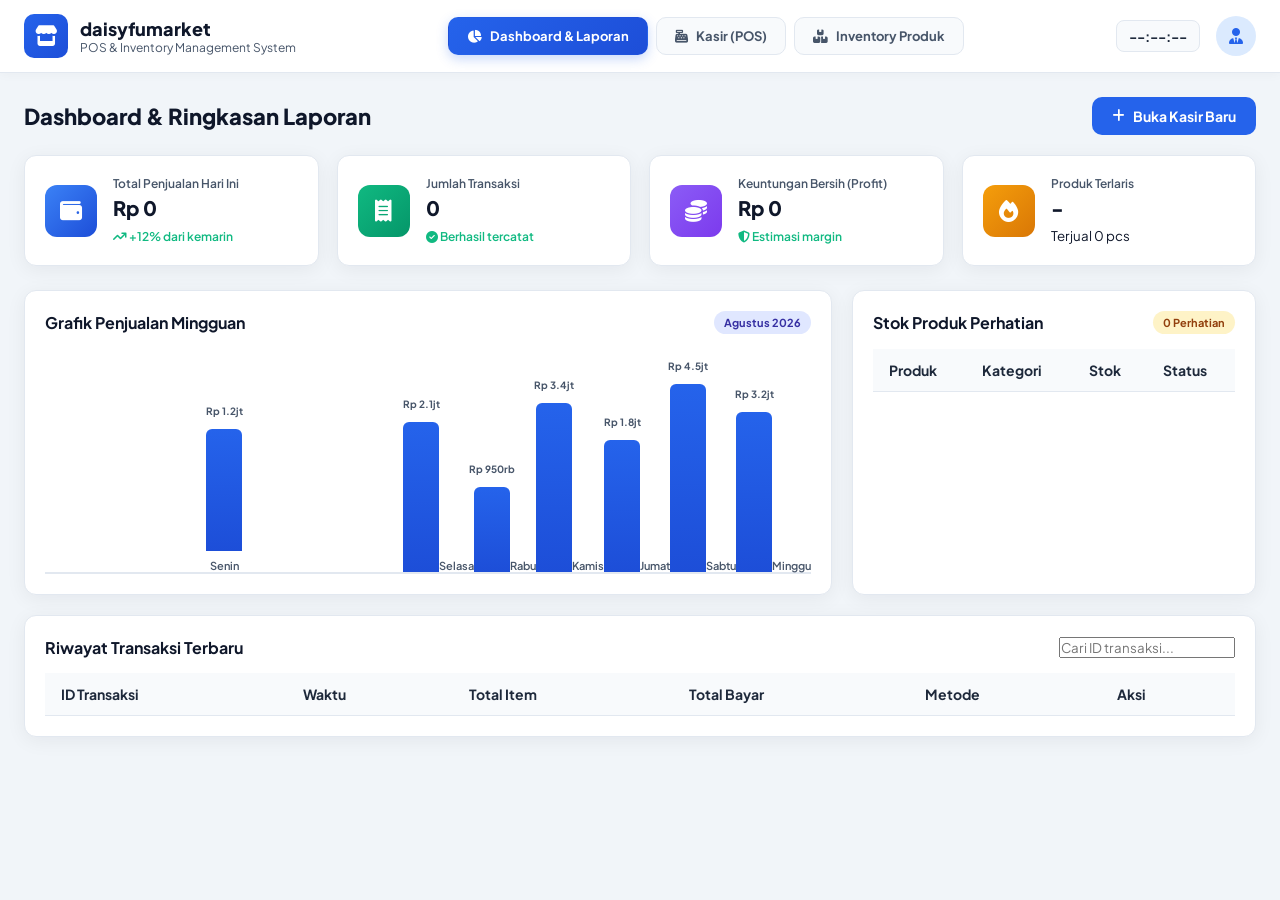
<file: index.html>
<!DOCTYPE html>
<html lang="id-ID">
<head>
    <meta charset="UTF-8">
    <meta name="viewport" content="width=device-width, initial-scale=1">
    <title>daisyfumarket - POS & Inventory System</title>
    <link href="https://fonts.googleapis.com/css2?family=Plus+Jakarta+Sans:wght@400;500;600;700;800&display=swap" rel="stylesheet">
    <link rel="stylesheet" href="https://cdnjs.cloudflare.com/ajax/libs/font-awesome/6.5.1/css/all.min.css">
    <link rel="stylesheet" href="css/style.css">
</head>
<body>
<div class="app-wrapper">
    <!-- Top Navigation Header -->
    <header class="app-header">
        <div class="header-brand">
            <div class="brand-logo"><i class="fa-solid fa-store"></i></div>
            <div>
            <h1>daisyfumarket</h1>
            <p>POS & Inventory Management System</p>
            </div>
        </div>
        <nav class="app-nav">
            <button class="nav-btn active" data-target="dashboard"><i class="fa-solid fa-chart-pie"></i> Dashboard & Laporan</button>
            <button class="nav-btn" data-target="pos"><i class="fa-solid fa-cash-register"></i> Kasir (POS)</button>
            <button class="nav-btn" data-target="inventory"><i class="fa-solid fa-boxes-stacked"></i> Inventory Produk</button>
        </nav>
        <div class="header-user">
            <span class="live-clock" id="currentTime">--:--:--</span>
            <div class="user-avatar"><i class="fa-solid fa-user-tie"></i></div>
        </div>
    </header>

    <!-- Main Content Area -->
    <main class="app-content">

        <!-- TAB 1: DASHBOARD & LAPORAN -->
        <section id="tab-dashboard" class="tab-pane active">
            <div class="section-header-flex">
                <h2>Dashboard & Ringkasan Laporan</h2>
                <button class="btn btn-primary" onclick="switchTab('pos')"><i class="fa-solid fa-plus"></i> Buka Kasir Baru</button>
            </div>

            <!-- Stat Cards -->
            <div class="stat-grid">
                <div class="stat-card">
                    <div class="stat-icon bg-blue"><i class="fa-solid fa-wallet"></i></div>
                    <div class="stat-info">
                        <span>Total Penjualan Hari Ini</span>
                        <h3 id="statTodaySales">Rp 0</h3>
                        <small class="text-success"><i class="fa-solid fa-arrow-trend-up"></i> +12% dari kemarin</small>
                    </div>
                </div>
                <div class="stat-card">
                    <div class="stat-icon bg-green"><i class="fa-solid fa-receipt"></i></div>
                    <div class="stat-info">
                        <span>Jumlah Transaksi</span>
                        <h3 id="statTotalTx">0</h3>
                        <small class="text-success"><i class="fa-solid fa-circle-check"></i> Berhasil tercatat</small>
                    </div>
                </div>
                <div class="stat-card">
                    <div class="stat-icon bg-purple"><i class="fa-solid fa-coins"></i></div>
                    <div class="stat-info">
                        <span>Keuntungan Bersih (Profit)</span>
                        <h3 id="statNetProfit">Rp 0</h3>
                        <small class="text-success"><i class="fa-solid fa-shield-halved"></i> Estimasi margin</small>
                    </div>
                </div>
                <div class="stat-card">
                    <div class="stat-icon bg-orange"><i class="fa-solid fa-fire"></i></div>
                    <div class="stat-info">
                        <span>Produk Terlaris</span>
                        <h3 id="statTopProduct">-</h3>
                        <small id="statTopProductQty">Terjual 0 pcs</small>
                    </div>
                </div>
            </div>

            <!-- Charts & Sales Trend Mockup -->
            <div class="dashboard-grid">
                <div class="card p-20">
                    <div class="card-title-flex">
                        <h3>Grafik Penjualan Mingguan</h3>
                        <span class="badge badge-soft">Agustus 2026</span>
                    </div>
                    <div class="chart-container">
                        <div class="chart-bar-wrap">
                            <div class="chart-bar" style="height: 65%"><span class="bar-val">Rp 1.2jt</span></div>
                            <span class="bar-label">Senin</span>
                        </div>
                        <div class="chart-bar" style="height: 80%"><span class="bar-val">Rp 2.1jt</span></div>
                        <span class="bar-label">Selasa</span>
                        <div class="chart-bar" style="height: 45%"><span class="bar-val">Rp 950rb</span></div>
                        <span class="bar-label">Rabu</span>
                        <div class="chart-bar" style="height: 90%"><span class="bar-val">Rp 3.4jt</span></div>
                        <span class="bar-label">Kamis</span>
                        <div class="chart-bar" style="height: 70%"><span class="bar-val">Rp 1.8jt</span></div>
                        <span class="bar-label">Jumat</span>
                        <div class="chart-bar" style="height: 100%"><span class="bar-val">Rp 4.5jt</span></div>
                        <span class="bar-label">Sabtu</span>
                        <div class="chart-bar" style="height: 85%"><span class="bar-val">Rp 3.2jt</span></div>
                        <span class="bar-label">Minggu</span>
                    </div>
                </div>

                <div class="card p-20">
                    <div class="card-title-flex">
                        <h3>Stok Produk Perhatian</h3>
                        <span class="badge badge-warning" id="lowStockCountBadge">0 Perhatian</span>
                    </div>
                    <div class="table-responsive mt-15">
                        <table class="data-table" id="lowStockTable">
                            <thead>
                                <tr>
                                    <th>Produk</th>
                                    <th>Kategori</th>
                                    <th>Stok</th>
                                    <th>Status</th>
                                </tr>
                            </thead>
                            <tbody id="lowStockBody">
                                <!-- Populated dynamically -->
                            </tbody>
                        </table>
                    </div>
                </div>
            </div>

            <!-- Riwayat Transaksi -->
            <div class="card p-20 mt-20">
                <div class="card-title-flex">
                    <h3>Riwayat Transaksi Terbaru</h3>
                    <div class="search-box-inline">
                        <input type="text" id="searchTxHistory" placeholder="Cari ID transaksi..." oninput="filterTxHistory()">
                    </div>
                </div>
                <div class="table-responsive mt-15">
                    <table class="data-table" id="txHistoryTable">
                        <thead>
                            <tr>
                                <th>ID Transaksi</th>
                                <th>Waktu</th>
                                <th>Total Item</th>
                                <th>Total Bayar</th>
                                <th>Metode</th>
                                <th>Aksi</th>
                            </tr>
                        </thead>
                        <tbody id="txHistoryBody">
                            <!-- Populated dynamically -->
                        </tbody>
                    </table>
                </div>
            </div>
        </section>

        <!-- TAB 2: KASIR (POS) -->
        <section id="tab-pos" class="tab-pane">
            <div class="pos-layout">
                <!-- Left: Catalog & Search -->
                <div class="pos-catalog">
                    <div class="pos-top-bar">
                        <div class="search-wrap">
                            <i class="fa-solid fa-magnifying-glass"></i>
                            <input type="text" id="posSearch" placeholder="Cari nama barang cepat..." oninput="renderPosCatalog()">
                        </div>
                        <div class="category-filters" id="posCategoryFilters">
                            <button class="cat-pill active" onclick="filterPosCategory('All', this)">Semua</button>
                            <button class="cat-pill" onclick="filterPosCategory('Makanan', this)">Makanan</button>
                            <button class="cat-pill" onclick="filterPosCategory('Minuman', this)">Minuman</button>
                            <button class="cat-pill" onclick="filterPosCategory('Elektronik', this)">Elektronik</button>
                            <button class="cat-pill" onclick="filterPosCategory('Sembako', this)">Sembako</button>
                            <button class="cat-pill" onclick="filterPosCategory('Lainnya', this)">Lainnya</button>
                        </div>
                    </div>

                    <div class="pos-product-grid" id="posProductGrid">
                        <!-- Populated dynamically -->
                    </div>
                </div>

                <!-- Right: Cart & Checkout Panel -->
                <div class="pos-cart-panel">
                    <div class="cart-header">
                        <h3><i class="fa-solid fa-cart-shopping"></i> Keranjang Belanja</h3>
                        <button class="btn-text text-danger" onclick="clearCart()"><i class="fa-solid fa-trash-can"></i> Kosongkan</button>
                    </div>

                    <div class="cart-items-list" id="cartItemsList">
                        <div class="cart-empty-state">
                            <i class="fa-solid fa-basket-shopping"></i>
                            <p>Keranjang masih kosong.<br>Klik produk di sebelah kiri untuk menambah.</p>
                        </div>
                    </div>

                    <div class="cart-summary-box">
                        <div class="summary-row">
                            <span>Subtotal</span>
                            <span id="cartSubtotal">Rp 0</span>
                        </div>
                        <div class="summary-row discount-row">
                            <span>Diskon</span>
                            <div class="discount-inputs">
                                <input type="number" id="discountValue" value="0" min="0" oninput="updateCartCalculation()">
                                <select id="discountType" onchange="updateCartCalculation()">
                                    <option value="nominal">Rp</option>
                                    <option value="percent">%</option>
                                </select>
                            </div>
                        </div>
                        <div class="summary-row">
                            <span>Pajak (PPN 0%)</span>
                            <span id="cartTax">Rp 0</span>
                        </div>
                        <div class="summary-row total-row">
                            <span>Total Tagihan</span>
                            <span id="cartTotal">Rp 0</span>
                        </div>

                        <div class="checkout-actions">
                            <button class="btn btn-success btn-lg btn-block" onclick="openPaymentModal('Tunai')">
                                <i class="fa-solid fa-money-bill-wave"></i> Bayar Tunai
                            </button>
                            <button class="btn btn-primary btn-lg btn-block mt-10" onclick="openPaymentModal('Non-Tunai')">
                                <i class="fa-solid fa-qrcode"></i> QRIS / E-Wallet
                            </button>
                        </div>
                    </div>
                </div>
            </div>
        </section>

        <!-- TAB 3: INVENTORY / PRODUK -->
        <section id="tab-inventory" class="tab-pane">
            <div class="section-header-flex">
                <h2>Manajemen Inventory Produk</h2>
                <button class="btn btn-primary" onclick="openProductModal()"><i class="fa-solid fa-circle-plus"></i> Tambah Produk Baru</button>
            </div>

            <div class="card p-20 mt-15">
                <div class="inventory-controls">
                    <div class="search-wrap" style="max-width:320px">
                        <i class="fa-solid fa-magnifying-glass"></i>
                        <input type="text" id="invSearch" placeholder="Cari di inventory..." oninput="renderInventoryTable()">
                    </div>
                    <select id="invCatFilter" class="form-control" style="max-width:200px" onchange="renderInventoryTable()">
                        <option value="All">Semua Kategori</option>
                        <option value="Makanan">Makanan</option>
                        <option value="Minuman">Minuman</option>
                        <option value="Elektronik">Elektronik</option>
                        <option value="Sembako">Sembako</option>
                        <option value="Lainnya">Lainnya</option>
                    </select>
                </div>

                <div class="table-responsive mt-20">
                    <table class="data-table">
                        <thead>
                            <tr>
                                <th>Produk</th>
                                <th>Kategori</th>
                                <th>Harga Beli</th>
                                <th>Harga Jual</th>
                                <th>Stok</th>
                                <th>Status Stok</th>
                                <th>Aksi</th>
                            </tr>
                        </thead>
                        <tbody id="inventoryTableBody">
                            <!-- Populated dynamically -->
                        </tbody>
                    </table>
                </div>
            </div>
        </section>

    </main>
</div>

<!-- MODAL: ADD / EDIT PRODUCT -->
<div class="modal-backdrop" id="productModal">
    <div class="modal-box">
        <div class="modal-header">
            <h3 id="productModalTitle">Tambah Produk Baru</h3>
            <button class="modal-close" onclick="closeProductModal()"><i class="fa-solid fa-xmark"></i></button>
        </div>
        <form id="productForm" onsubmit="saveProduct(event)">
            <input type="hidden" id="editProductId">
            <div class="form-group">
                <label>Nama Barang</label>
                <input type="text" id="pName" class="form-control" required placeholder="Contoh: Kopi Susu Aren">
            </div>
            <div class="form-row">
                <div class="form-group">
                    <label>Harga Beli (Modal)</label>
                    <input type="number" id="pBuyPrice" class="form-control" required min="0" placeholder="10000">
                </div>
                <div class="form-group">
                    <label>Harga Jual</label>
                    <input type="number" id="pSellPrice" class="form-control" required min="0" placeholder="15000">
                </div>
            </div>
            <div class="form-row">
                <div class="form-group">
                    <label>Stok Awal</label>
                    <input type="number" id="pStock" class="form-control" required min="0" placeholder="25">
                </div>
                <div class="form-group">
                    <label>Kategori</label>
                    <select id="pCategory" class="form-control">
                        <option value="Makanan">Makanan</option>
                        <option value="Minuman">Minuman</option>
                        <option value="Elektronik">Elektronik</option>
                        <option value="Sembako">Sembako</option>
                        <option value="Lainnya">Lainnya</option>
                    </select>
                </div>
            </div>
            <div class="form-group">
                <label>Icon / Emoji Produk</label>
                <input type="text" id="pIcon" class="form-control" placeholder="fa-solid fa-mug-hot atau ☕" value="fa-solid fa-box">
            </div>
            <div class="modal-footer">
                <button type="button" class="btn btn-secondary" onclick="closeProductModal()">Batal</button>
                <button type="submit" class="btn btn-primary">Simpan Produk</button>
            </div>
        </form>
    </div>
</div>

<!-- MODAL: PAYMENT -->
<div class="modal-backdrop" id="paymentModal">
    <div class="modal-box modal-sm">
        <div class="modal-header">
            <h3 id="paymentModalTitle">Konfirmasi Pembayaran</h3>
            <button class="modal-close" onclick="closePaymentModal()"><i class="fa-solid fa-xmark"></i></button>
        </div>
        <div class="payment-body">
            <div class="pay-total-box">
                <span>Total Tagihan</span>
                <h2 id="payModalTotal">Rp 0</h2>
            </div>

            <div id="cashPaymentSection">
                <div class="form-group">
                    <label>Jumlah Uang Diterima (Cash)</label>
                    <input type="number" id="cashGiven" class="form-control form-control-lg" placeholder="0" oninput="calculateChange()">
                </div>
                <div class="change-box">
                    <span>Kembalian:</span>
                    <strong id="changeAmount" class="text-success">Rp 0</strong>
                </div>
            </div>

            <div id="qrisPaymentSection" style="display:none; text-align:center;">
                <p class="text-muted">Scan QRIS menggunakan BCA, GoPay, OVO, Dana, atau ShopeePay</p>
                <div class="qris-mockup">
                    <i class="fa-solid fa-qrcode"></i>
                    <span>QRIS daisyfumarket</span>
                    <small>NMID: ID102938475689</small>
                </div>
            </div>

            <div class="modal-footer mt-20">
                <button class="btn btn-secondary" onclick="closePaymentModal()">Batal</button>
                <button class="btn btn-success btn-lg" onclick="processCheckout()">Selesaikan Transaksi <i class="fa-solid fa-check"></i></button>
            </div>
        </div>
    </div>
</div>

<!-- MODAL: RECEIPT (STRUK) -->
<div class="modal-backdrop" id="receiptModal">
    <div class="modal-box modal-receipt">
        <div class="receipt-paper" id="receiptPrintArea">
            <div class="receipt-header">
                <h2>daisyfumarket</h2>
                <p>Jl. Teknologi Raya No. 26, Jakarta</p>
                <p>Telp: daisyfu</p>
                <div class="receipt-divider">----------------------------------------</div>
            </div>
            <div class="receipt-meta">
                <div><span>No. Transaksi:</span> <strong id="recId">AGRU-20260807-001</strong></div>
                <div><span>Tanggal:</span> <span id="recDate">07 Aug 2026, 14:30</span></div>
                <div><span>Kasir:</span> <strong>daisyfu</strong></div>
            </div>
            <div class="receipt-divider">----------------------------------------</div>
            <div class="receipt-items" id="recItemsList">
                <!-- Items -->
            </div>
            <div class="receipt-divider">----------------------------------------</div>
            <div class="receipt-totals">
                <div class="r-row"><span>Subtotal:</span> <span id="recSubtotal">Rp 0</span></div>
                <div class="r-row"><span>Diskon:</span> <span id="recDiscount">Rp 0</span></div>
                <div class="r-row total"><span>TOTAL:</span> <span id="recTotal">Rp 0</span></div>
                <div class="r-row"><span>Bayar (<span id="recMethod">Tunai</span>):</span> <span id="recCash">Rp 0</span></div>
                <div class="r-row"><span>Kembalian:</span> <span id="recChange">Rp 0</span></div>
            </div>
            <div class="receipt-divider">----------------------------------------</div>
            <div class="receipt-footer">
                <p>Makasih ya bestie, jajan lagi ya! 🚀✨</p>
                <p class="genz-tag">#daisyfumarket #JajanTerus #GakPakeRibet</p>
            </div>
        </div>

        <div class="modal-footer mt-20 no-print">
            <button class="btn btn-secondary" onclick="closeReceiptModal()">Tutup</button>
            <button class="btn btn-primary" onclick="printReceipt()"><i class="fa-solid fa-print"></i> Cetak Struk</button>
            <button class="btn btn-success" onclick="downloadReceiptImage()"><i class="fa-solid fa-download"></i> Download PNG</button>
        </div>
    </div>
</div>

<script src="js/script.js"></script>
</body>
</html>
</file>
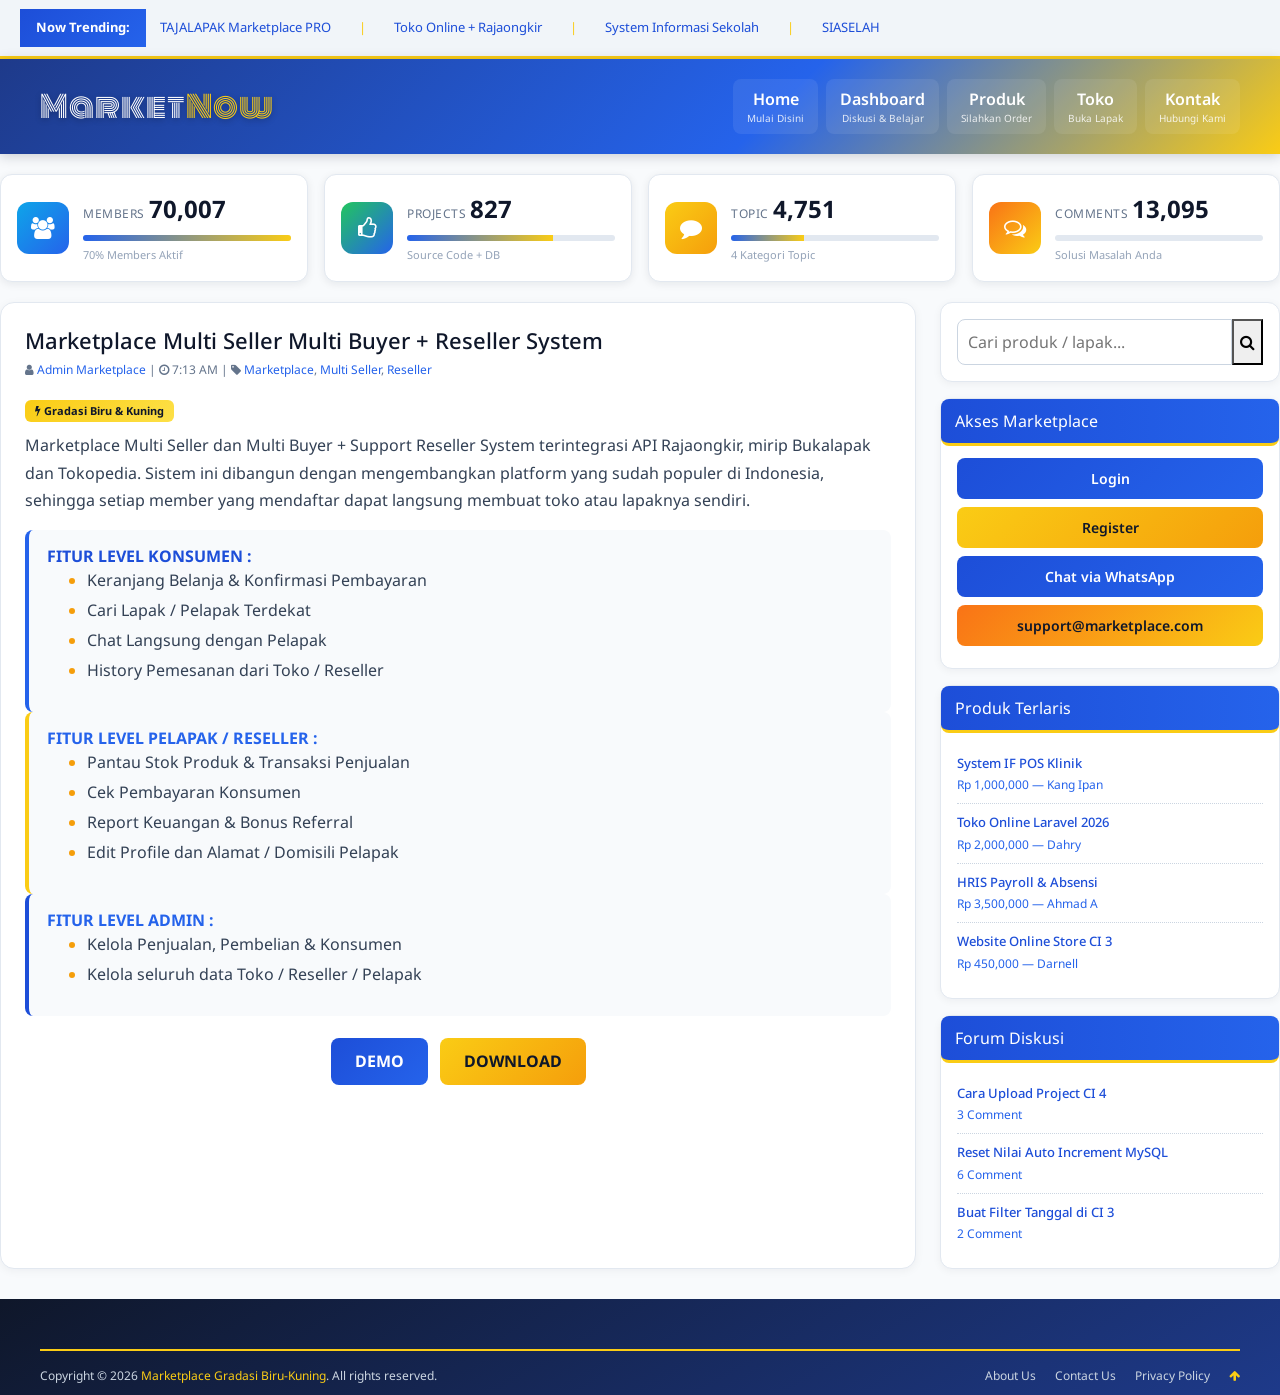
<file: marketplace-biru-kuning.html>
<!DOCTYPE html>
<html lang="id-ID">
<head>
    <meta charset="UTF-8">
    <meta name="viewport" content="width=device-width, initial-scale=1">
    <title>Marketplace Kami - Multi Seller Multi Buyer</title>
    <link href="https://cdn.jsdelivr.net/npm/bootstrap@4.6.0/dist/css/bootstrap.min.css" rel="stylesheet">
    <link rel="stylesheet" href="https://cdnjs.cloudflare.com/ajax/libs/font-awesome/4.7.0/css/font-awesome.min.css">
    <link href="https://fonts.googleapis.com/css2?family=Droid+Sans:wght@400;700&family=Monoton&display=swap" rel="stylesheet">
    <style>
        :root{
            --biru:#1d4ed8;
            --biru2:#2563eb;
            --kuning:#facc15;
            --kuning2:#fde047;
            --hitam:#0f172a;
        }
        *{box-sizing:border-box}
        body{margin:0;font-family:'Droid Sans',Arial,sans-serif;background:#f8fafc;color:#1e293b}
        .grad-text{background:linear-gradient(90deg,#1d4ed8,#facc15);-webkit-background-clip:text;background-clip:text;-webkit-text-fill-color:transparent}
        .btn-grad{background:linear-gradient(135deg,#1d4ed8,#2563eb);color:#fff;border:none}
        .btn-grad:hover{background:linear-gradient(135deg,#1e40af,#1d4ed8);color:#fde047}
        .btn-grad-y{background:linear-gradient(135deg,#facc15,#f59e0b);color:#0f172a;border:none}
        .btn-grad-y:hover{background:linear-gradient(135deg,#eab308,#d97706);color:#0f172a}
        .grad-bar{background:linear-gradient(90deg,#1d4ed8 0%,#2563eb 45%,#facc15 100%)}

        /* Trending bar */
        .trending{display:flex;align-items:center;gap:14px;padding:9px 20px;overflow:hidden;background:#f1f5f9;border-bottom:3px solid #facc15;white-space:nowrap;font-size:13px}
        .trending .firstlink{background:linear-gradient(135deg,#1d4ed8,#2563eb);color:#fff;padding:9px 16px;font-weight:700}
        .trending a{color:#1d4ed8;text-decoration:none}
        .trending a:hover{color:#f59e0b}
        .trending span.sep{color:#facc15;margin:0 14px}

        /* Header */
        header{background:linear-gradient(135deg,#1e3a8a,#2563eb 60%,#facc15);padding:20px;box-shadow:0 2px 12px rgba(15,23,42,.2)}
        .site-branding{max-width:1200px;margin:0 auto;display:flex;align-items:center;justify-content:space-between;flex-wrap:wrap;gap:16px}
        #logo{font-family:'Monoton',cursive;font-size:30px;color:#fff;text-shadow:0 2px 6px rgba(0,0,0,.3);letter-spacing:1px}
        #logo .dot{color:#facc15}
        .primary-navigation ul{list-style:none;display:flex;gap:8px;margin:0;padding:0;flex-wrap:wrap}
        .primary-navigation ul li a{display:block;color:#fff;padding:8px 14px;border-radius:8px;text-decoration:none;font-weight:600;text-align:center;transition:.2s;background:rgba(255,255,255,.08)}
        .primary-navigation ul li a:hover{background:linear-gradient(135deg,#facc15,#f59e0b);color:#0f172a}
        .primary-navigation ul li a .sub{display:block;font-size:10px;font-weight:400;opacity:.85}

        main{max-width:1200px;margin:0 auto;padding:20px}

        /* Info boxes */
        .info-row{display:grid;grid-template-columns:repeat(auto-fit,minmax(200px,1fr));gap:16px;margin:20px 0}
        .info-box{background:#fff;border-radius:12px;display:flex;align-items:center;padding:16px;gap:14px;box-shadow:0 2px 8px rgba(15,23,42,.08);border:1px solid #e2e8f0;cursor:pointer}
        .info-box:hover{box-shadow:0 6px 18px rgba(37,99,235,.18)}
        .info-box-icon{width:52px;height:52px;border-radius:12px;display:flex;align-items:center;justify-content:center;color:#fff;font-size:22px;flex-shrink:0}
        .bg-aqua{background:linear-gradient(135deg,#0ea5e9,#2563eb)}
        .bg-green{background:linear-gradient(135deg,#22c55e,#2563eb)}
        .bg-yellow{background:linear-gradient(135deg,#facc15,#f59e0b)}
        .bg-red{background:linear-gradient(135deg,#f97316,#facc15)}
        .info-box-content{flex:1;min-width:0}
        .info-box-text{color:#64748b;font-size:12px;text-transform:uppercase;letter-spacing:.5px}
        .info-box-number{font-size:24px;font-weight:700;color:#0f172a}
        .progress{height:6px;background:#e2e8f0;border-radius:4px;overflow:hidden;margin-top:8px}
        .progress-bar{height:100%;background:linear-gradient(90deg,#2563eb,#facc15)}
        .progress-description{font-size:11px;color:#94a3b8}

        .rowx{display:grid;grid-template-columns:1fr 340px;gap:24px}
        @media(max-width:900px){.rowx{grid-template-columns:1fr}}

        /* Article */
        .article{background:#fff;border:1px solid #e2e8f0;border-radius:14px;padding:24px;box-shadow:0 2px 10px rgba(15,23,42,.05)}
        .title{font-size:22px;color:#0f172a;margin:0 0 8px}
        .grad-underline{height:4px;width:90px;background:linear-gradient(90deg,#1d4ed8,#facc15);border-radius:4px;margin-bottom:14px}
        .post-info{font-size:12px;color:#64748b;margin-bottom:18px}
        .post-info a{color:#2563eb;text-decoration:none}
        .post-info a:hover{color:#f59e0b}
        .post-content p{line-height:1.7;color:#334155}
        .gallery{display:grid;grid-template-columns:repeat(auto-fill,minmax(180px,1fr));gap:14px;margin:18px 0}
        .gallery figure{margin:0}
        .gallery img{width:100%;border-radius:10px;border:1px solid #e2e8f0;box-shadow:0 2px 6px rgba(15,23,42,.08)}
        .gallery figcaption{font-size:12px;color:#64748b;margin-top:6px;text-align:center}
        .feature-tag{display:inline-block;padding:3px 10px;border-radius:6px;font-size:11px;font-weight:700;color:#0f172a;background:linear-gradient(135deg,#facc15,#fde047)}
        .demo,.download{display:inline-block;background:linear-gradient(135deg,#1d4ed8,#2563eb);color:#fff;padding:10px 24px;border-radius:8px;text-decoration:none;font-weight:700;margin:4px}
        .demo:hover{background:linear-gradient(135deg,#2563eb,#2563eb);color:#fde047}
        .download{background:linear-gradient(135deg,#facc15,#f59e0b);color:#0f172a}
        .download:hover{background:linear-gradient(135deg,#eab308,#d97706)}
        .feature-list{background:#f8fafc;border-left:4px solid #2563eb;padding:14px 18px;border-radius:8px}
        .feature-list li{margin-bottom:6px;color:#334155}
        .feature-list li::marker{color:#f59e0b}

        /* Sidebar */
        .sidebar{display:flex;flex-direction:column;gap:16px}
        .widget{background:#fff;border:1px solid #e2e8f0;border-radius:12px;padding:16px;box-shadow:0 2px 8px rgba(15,23,42,.05)}
        .widget-title{font-size:16px;background:linear-gradient(90deg,#1d4ed8,#2563eb);color:#fff;padding:10px 14px;border-radius:8px;margin:-16px -16px 12px;border-bottom:3px solid #facc15}
        .search-form{display:flex}
        .search-form input{flex:1;border:1px solid #cbd5e1;border-radius:8px 0 0 8px;padding:10px}
        .sbutton{border-radius:0 8px 8px 0;border:none;background:linear-gradient(135deg,#1d4ed8,#2563eb);color:#fff;padding:0 14px}
        .btn-block{display:block;width:100%;margin:6px 0;border-radius:8px;padding:10px;text-align:center;color:#fff;text-decoration:none;font-weight:600;font-size:14px}
        .btn-primary-b{background:linear-gradient(135deg,#1d4ed8,#2563eb)}
        .btn-success-b{background:linear-gradient(135deg,#facc15,#f59e0b);color:#0f172a}
        .btn-danger-b{background:linear-gradient(135deg,#f97316,#facc15);color:#0f172a}
        .btn-block:hover{opacity:.9;color:#fff}
        .widget ul{list-style:none;margin:0;padding:0}
        .widget ul li{padding:9px 0;border-bottom:1px dotted #cbd5e1;font-size:13px}
        .widget ul li:last-child{border-bottom:none}
        .widget ul a{color:#1d4ed8;text-decoration:none;font-weight:500}
        .widget ul a:hover{color:#f59e0b}
        .rssSummary{color:#2563eb;font-size:12px;margin-top:3px}

        footer{background:linear-gradient(150deg,#0f172a,#1e3a8a);color:#cbd5e1;margin-top:30px;padding:30px 20px 10px}
        .footer-inner{max-width:1200px;margin:0 auto}
        .copyright{margin-top:20px;padding-top:16px;border-top:2px solid #facc15;display:flex;justify-content:space-between;flex-wrap:gap:10px;font-size:12px}
        .copyright a{color:#facc15;text-decoration:none}
        .footer-nav a{color:#cbd5e1;text-decoration:none;margin-left:16px}
        .footer-nav a:hover{color:#facc15}
    </style>
</head>
<body>

<!-- Trending bar -->
<div class="trending">
    <span class="firstlink">Now Trending:</span>
    <a href="#">TAJALAPAK Marketplace PRO</a><span class="sep">|</span>
    <a href="#">Toko Online + Rajaongkir</a><span class="sep">|</span>
    <a href="#">System Informasi Sekolah</a><span class="sep">|</span>
    <a href="#">SIASELAH</a>
</div>

<!-- Header -->
<header>
    <div class="site-branding" style="max-width:1200px;margin:0 auto;display:flex;align-items:center;justify-content:space-between;flex-wrap:wrap;gap:16px">
        <a id="logo" href="#">Market<span class="dot">Now</span></a>
        <nav class="primary-navigation">
            <ul>
                <li><a href="#">Home<span class="sub">Mulai Disini</span></a></li>
                <li><a href="#">Dashboard<span class="sub">Diskusi & Belajar</span></a></li>
                <li><a href="#">Produk<span class="sub">Silahkan Order</span></a></li>
                <li><a href="#">Toko<span class="sub">Buka Lapak</span></a></li>
                <li><a href="#">Kontak<span class="sub">Hubungi Kami</span></a></li>
            </ul>
        </nav>
    </div>
</header>

<main-container>

    <!-- Info boxes -->
    <div class="info-row">
        <a class="info-box" href="#" style="text-decoration:none">
            <span class="info-box-icon bg-aqua"><i class="fa fa-users"></i></span>
            <div class="info-box-content">
                <span class="info-box-text">Members</span>
                <span class="info-box-number">70,007</span>
                <div class="progress"><div class="progress-bar" style="width:100%"></div></div>
                <span class="progress-description">70% Members Aktif</span>
            </div>
        </a>
        <a class="info-box" href="#" style="text-decoration:none">
            <span class="info-box-icon bg-green"><i class="fa fa-thumbs-o-up"></i></span>
            <div class="info-box-content">
                <span class="info-box-text">Projects</span>
                <span class="info-box-number">827</span>
                <div class="progress"><div class="progress-bar" style="width:70%"></div></div>
                <span class="progress-description">Source Code + DB</span>
            </div>
        </a>
        <a class="info-box" href="#" style="text-decoration:none">
            <span class="info-box-icon bg-yellow"><i class="fa fa-comment"></i></span>
            <div class="info-box-content">
                <span class="info-box-text">Topic</span>
                <span class="info-box-number">4,751</span>
                <div class="progress"><div class="progress-bar" style="width:35%"></div></div>
                <span class="progress-description">4 Kategori Topic</span>
            </div>
        </a>
        <a class="info-box" href="#" style="text-decoration:none">
            <span class="info-box-icon bg-red"><i class="fa fa-comments-o"></i></span>
            <div class="info-box-content">
                <span class="info-box-text">Comments</span>
                <span class="info-box-number">13,095</span>
                <div class="progress"><div class="progress-bar" style="width:0%"></div></div>
                <span class="progress-description">Solusi Masalah Anda</span>
            </div>
        </a>
    </div>

    <!-- Content + Sidebar -->
    <div class="rowx">
        <!-- Article -->
        <article class="article">
            <h1 class="title">Marketplace Multi Seller Multi Buyer + Reseller System</h1>
            <div class="reading-underline"><div class="reading-underline" style="width:90px"></div></div>
            <div class="post-info">
                <span><i class="fa fa-user"></i> <a href="#">Admin Marketplace</a></span> |
                <span><i class="fa fa-clock-o"></i> 7:13 AM</span> |
                <span><i class="fa fa-tag"></i> <a href="#">Marketplace</a>, <a href="#">Multi Seller</a>, <a href="#">Reseller</a></span>
            </div>

            <div class="post-content">
                <div class="feature-tag"><i class="fa fa-bolt"></i> Gradasi Biru & Kuning</div>
                <p style="margin-top:10px">Marketplace Multi Seller dan Multi Buyer + Support Reseller System terintegrasi API Rajaongkir, mirip Bukalapak dan Tokopedia. Sistem ini dibangun dengan mengembangkan platform yang sudah populer di Indonesia, sehingga setiap member yang mendaftar dapat langsung membuat toko atau lapaknya sendiri.</p>

                <div class="feature-list">
                    <b style="color:#1d4ed8">FITUR LEVEL KONSUMEN :</b>
                    <ul>
                        <li>Keranjang Belanja & Konfirmasi Pembayaran</li>
                        <li>Cari Lapak / Pelapak Terdekat</li>
                        <li>Chat Langsung dengan Pelapak</li>
                        <li>History Pemesanan dari Toko / Reseller</li>
                    </ul>
                </div>

                <div class="feature-list" style="border-left-color:#facc15">
                    <b style="color:var(--biru2)">FITUR LEVEL PELAPAK / RESELLER :</b>
                    <ul>
                        <li>Pantau Stok Produk & Transaksi Penjualan</li>
                        <li>Cek Pembayaran Konsumen</li>
                        <li>Report Keuangan & Bonus Referral</li>
                        <li>Edit Profile dan Alamat / Domisili Pelapak</li>
                    </ul>
                </div>

                <div class="feature-list" style="border-left-color:#1d4ed8">
                    <b style="color:var(--biru2)">FITUR LEVEL ADMIN :</b>
                    <ul>
                        <li>Kelola Penjualan, Pembelian & Konsumen</li>
                        <li>Kelola seluruh data Toko / Reseller / Pelapak</li>
                    </ul>
                </div>



                <p style="text-align:center;margin-top:18px">
                    <a class="demo" href="#">DEMO</a>
                    <a class="download" href="#">DOWNLOAD</a>
                </p>
            </div>
        </article>

        <!-- Sidebar -->
        <aside class="sidebar">
            <div class="widget">
                <form class="search-form" onsubmit="return false">
                    <input type="text" placeholder="Cari produk / lapak...">
                    <button class="s-form"><i class="fa fa-search"></i> </button>
                </form>
            </div>
            <div class="widget">
                <div class="widget-title">Akses Marketplace</div>
                <a class="btn-block btn-primary-b" href="#">Login</a>
                <a class="btn-block btn-success-b" href="#">Register</a>
                <a class="btn-block btn-primary-b" href="#">Chat via WhatsApp</a>
                <a class="btn-block btn-danger-b" href="#">support@marketplace.com</a>
            </div>
            <div class="widget">
                <div class="widget-title">Produk Terlaris</div>
                <ul>
                    <li><a href="#">System IF POS Klinik</a><div class="rssSummary">Rp 1,000,000 — Kang Ipan</div></li>
                    <li><a href="#">Toko Online Laravel 2026</a><div class="rssSummary">Rp 2,000,000 — Dahry</div></li>
                    <li><a href="#">HRIS Payroll & Absensi</a><div class="rssSummary">Rp 3,500,000 — Ahmad A</div></li>
                    <li><a href="#">Website Online Store CI 3</a><div class="rssSummary">Rp 450,000 — Darnell</div></li>
                </ul>
            </div>
            <div class="widget">
                <div class="widget-title">Forum Diskusi</div>
                <ul>
                    <li><a href="#">Cara Upload Project CI 4</a><div class="rssSummary">3 Comment</div></li>
                    <li><a href="#">Reset Nilai Auto Increment MySQL</a><div class="rssSummary">6 Comment</div></li>
                    <li><a href="#">Buat Filter Tanggal di CI 3</a><div class="rssSummary">2 Comment</div></li>
                </ul>
            </div>
        </aside>
    </div>
</main-container>

<!-- Footer -->
<footer>
    <div class="footer-inner">
        <div class="copyright">
            <div class="copyright-text">Copyright &copy; 2026 <a href="#">Marketplace Gradasi Biru-Kuning</a>. All rights reserved.</div>
            <div class="footer-nav">
                <a href="#">About Us</a>
                <a href="#">Contact Us</a>
                <a href="#">Privacy Policy</a>
                <a href="#" style="color:#facc15"><i class="fa fa-arrow-up"></i></a>
            </div>
        </div>
    </div>
</footer>

</body>
</html>
</file>
<file: css/style.css>
:root {
    --primary: #2563eb;
    --primary-dark: #1d4ed8;
    --success: #10b981;
    --warning: #f59e0b;
    --danger: #ef4444;
    --purple: #8b5cf6;
    --dark: #0f172a;
    --gray-100: #f8fafc;
    --gray-200: #e2e8f0;
    --gray-300: #cbd5e1;
    --gray-600: #475569;
    --gray-800: #1e293b;
    --font: 'Plus Jakarta Sans', sans-serif;
    --radius: 12px;
    --shadow: 0 4px 20px rgba(15, 23, 42, 0.06);
    --shadow-lg: 0 10px 30px rgba(15, 23, 42, 0.12);
}

* {
    box-sizing: border-box;
    margin: 0;
    padding: 0;
    font-family: var(--font);
}

body {
    background-color: #f1f5f9;
    color: var(--dark);
    min-height: 100vh;
    display: flex;
    flex-direction: column;
}

/* App Wrapper & Header */
.app-wrapper {
    display: flex;
    flex-direction: column;
    min-height: 100vh;
}

.app-header {
    background: #fff;
    border-bottom: 1px solid var(--gray-200);
    padding: 14px 24px;
    display: flex;
    align-items: center;
    justify-content: space-between;
    position: sticky;
    top: 0;
    z-index: 100;
    box-shadow: 0 2px 10px rgba(15, 23, 42, 0.03);
}

.header-brand {
    display: flex;
    align-items: center;
    gap: 12px;
}

.brand-logo {
    width: 44px;
    height: 44px;
    background: linear-gradient(135deg, var(--primary), var(--primary-dark));
    color: #fff;
    border-radius: 10px;
    display: flex;
    align-items: center;
    justify-content: center;
    font-size: 20px;
}

.header-brand h1 {
    font-size: 18px;
    font-weight: 800;
    color: var(--dark);
}

.header-brand p {
    font-size: 12px;
    color: var(--gray-600);
}

.app-nav {
    display: flex;
    gap: 8px;
}

.nav-btn {
    background: var(--gray-100);
    border: 1px solid var(--gray-200);
    padding: 10px 18px;
    border-radius: 10px;
    font-weight: 700;
    font-size: 13px;
    color: var(--gray-600);
    cursor: pointer;
    display: flex;
    align-items: center;
    gap: 8px;
    transition: all 0.2s;
}

.nav-btn:hover {
    background: #e2e8f0;
    color: var(--dark);
}

.nav-btn.active {
    background: linear-gradient(135deg, var(--primary), var(--primary-dark));
    color: #fff;
    border-color: transparent;
    box-shadow: 0 4px 12px rgba(37, 99, 235, 0.25);
}

.header-user {
    display: flex;
    align-items: center;
    gap: 16px;
}

.live-clock {
    font-weight: 700;
    font-size: 14px;
    color: var(--gray-800);
    background: var(--gray-100);
    padding: 6px 12px;
    border-radius: 8px;
    border: 1px solid var(--gray-200);
}

.user-avatar {
    width: 40px;
    height: 40px;
    background: #dbeafe;
    color: var(--primary);
    border-radius: 50%;
    display: flex;
    align-items: center;
    justify-content: center;
    font-size: 16px;
}

/* App Content */
.app-content {
    flex: 1;
    padding: 24px;
    max-width: 1400px;
    width: 100%;
    margin: 0 auto;
}

.tab-pane {
    display: none;
    animation: fadeIn 0.3s ease-in-out;
}

.tab-pane.active {
    display: block;
}

@keyframes fadeIn {
    from { opacity: 0; transform: translateY(6px); }
    to { opacity: 1; transform: translateY(0); }
}

.section-header-flex {
    display: flex;
    align-items: center;
    justify-content: space-between;
    margin-bottom: 20px;
}

.section-header-flex h2 {
    font-size: 22px;
    font-weight: 800;
    color: var(--dark);
}

/* Cards & Stats */
.stat-grid {
    display: grid;
    grid-template-columns: repeat(4, 1fr);
    gap: 18px;
    margin-bottom: 24px;
}

.stat-card {
    background: #fff;
    border: 1px solid var(--gray-200);
    border-radius: var(--radius);
    padding: 20px;
    display: flex;
    align-items: center;
    gap: 16px;
    box-shadow: var(--shadow);
    transition: transform 0.2s;
}

.stat-card:hover {
    transform: translateY(-2px);
    box-shadow: var(--shadow-lg);
}

.stat-icon {
    width: 52px;
    height: 52px;
    border-radius: 12px;
    display: flex;
    align-items: center;
    justify-content: center;
    font-size: 22px;
    color: #fff;
}

.bg-blue { background: linear-gradient(135deg, #3b82f6, #1d4ed8); }
.bg-green { background: linear-gradient(135deg, #10b981, #059669); }
.bg-purple { background: linear-gradient(135deg, #8b5cf6, #7c3aed); }
.bg-orange { background: linear-gradient(135deg, #f59e0b, #d97706); }

.stat-info span {
    font-size: 12px;
    font-weight: 600;
    color: var(--gray-600);
    display: block;
    margin-bottom: 4px;
}

.stat-info h3 {
    font-size: 20px;
    font-weight: 800;
    color: var(--dark);
    margin-bottom: 4px;
}

.text-success { color: var(--success); font-size: 12px; font-weight: 600; }

.dashboard-grid {
    display: grid;
    grid-template-columns: 2fr 1fr;
    gap: 20px;
}

.card {
    background: #fff;
    border: 1px solid var(--gray-200);
    border-radius: var(--radius);
    box-shadow: var(--shadow);
}

.p-20 { padding: 20px; }
.mt-15 { margin-top: 15px; }
.mt-20 { margin-top: 20px; }
.mt-10 { margin-top: 10px; }

.card-title-flex {
    display: flex;
    align-items: center;
    justify-content: space-between;
}

.card-title-flex h3 {
    font-size: 16px;
    font-weight: 700;
}

/* Charts Mockup */
.chart-container {
    height: 220px;
    display: flex;
    align-items: flex-end;
    justify-content: space-around;
    padding-top: 30px;
    border-bottom: 2px solid var(--gray-200);
    margin-top: 20px;
}

.chart-bar-wrap {
    display: flex;
    flex-direction: column;
    align-items: center;
    height: 100%;
    justify-content: flex-end;
    flex: 1;
    margin: 0 6px;
}

.chart-bar {
    width: 100%;
    max-width: 36px;
    background: linear-gradient(180deg, var(--primary), var(--primary-dark));
    border-radius: 6px 6px 0 0;
    position: relative;
    transition: height 0.5s ease;
}

.chart-bar:hover {
    opacity: 0.85;
}

.bar-val {
    position: absolute;
    top: -24px;
    left: 50%;
    transform: translateX(-50%);
    font-size: 10px;
    font-weight: 700;
    color: var(--gray-600);
    white-space: nowrap;
}

.bar-label {
    font-size: 11px;
    font-weight: 600;
    color: var(--gray-600);
    margin-top: 8px;
}

/* Tables */
.table-responsive {
    overflow-x: auto;
}

.data-table {
    width: 100%;
    border-collapse: collapse;
    font-size: 14px;
}

.data-table th, .data-table td {
    padding: 12px 16px;
    text-align: left;
    border-bottom: 1px solid var(--gray-200);
}

.data-table th {
    background: var(--gray-100);
    font-weight: 700;
    color: var(--gray-800);
}

.data-table tbody tr:hover {
    background: #f8fafc;
}

/* Badges */
.badge {
    padding: 5px 10px;
    border-radius: 20px;
    font-size: 11px;
    font-weight: 700;
    display: inline-block;
}

.badge-success { background: #d1fae5; color: #065f46; }
.badge-warning { background: #fef3c7; color: #92400e; }
.badge-danger { background: #fee2e2; color: #991b1b; }
.badge-soft { background: #e0e7ff; color: #3730a3; }

/* POS Layout */
.pos-layout {
    display: grid;
    grid-template-columns: 1fr 420px;
    gap: 20px;
    height: calc(100vh - 110px);
}

.pos-catalog {
    background: #fff;
    border: 1px solid var(--gray-200);
    border-radius: var(--radius);
    padding: 20px;
    display: flex;
    flex-direction: column;
    box-shadow: var(--shadow);
    overflow: hidden;
}

.pos-top-bar {
    display: flex;
    flex-direction: column;
    gap: 12px;
    margin-bottom: 16px;
}

.search-wrap {
    position: relative;
    width: 100%;
}

.search-wrap i {
    position: absolute;
    left: 14px;
    top: 50%;
    transform: translateY(-50%);
    color: var(--gray-600);
}

.search-wrap input {
    width: 100%;
    padding: 12px 14px 12px 42px;
    border: 1px solid var(--gray-300);
    border-radius: 10px;
    font-size: 14px;
    outline: none;
    transition: border-color 0.2s;
}

.search-wrap input:focus {
    border-color: var(--primary);
    box-shadow: 0 0 0 3px rgba(37, 99, 235, 0.15);
}

.category-filters {
    display: flex;
    gap: 8px;
    overflow-x: auto;
    padding-bottom: 4px;
}

.cat-pill {
    background: var(--gray-100);
    border: 1px solid var(--gray-200);
    padding: 8px 16px;
    border-radius: 20px;
    font-size: 13px;
    font-weight: 700;
    color: var(--gray-600);
    cursor: pointer;
    white-space: nowrap;
    transition: all 0.2s;
}

.cat-pill:hover {
    background: #e2e8f0;
}

.cat-pill.active {
    background: var(--primary);
    color: #fff;
    border-color: transparent;
}

.pos-product-grid {
    flex: 1;
    overflow-y: auto;
    display: grid;
    grid-template-columns: repeat(3, 1fr);
    gap: 14px;
    padding-right: 4px;
}

.pos-item-card {
    background: #fff;
    border: 1px solid var(--gray-200);
    border-radius: 12px;
    padding: 14px;
    cursor: pointer;
    transition: all 0.2s;
    position: relative;
    display: flex;
    flex-direction: column;
    justify-content: space-between;
}

.pos-item-card:hover {
    transform: translateY(-3px);
    border-color: var(--primary);
    box-shadow: 0 6px 16px rgba(37, 99, 235, 0.12);
}

.pos-item-icon {
    font-size: 28px;
    color: var(--primary);
    margin-bottom: 10px;
}

.pos-item-name {
    font-size: 14px;
    font-weight: 700;
    color: var(--dark);
    margin-bottom: 4px;
    display: -webkit-box;
    -webkit-line-clamp: 2;
    -webkit-box-orient: vertical;
    overflow: hidden;
}

.pos-item-price {
    font-size: 15px;
    font-weight: 800;
    color: var(--primary);
}

.pos-item-stock {
    font-size: 11px;
    color: var(--gray-600);
    margin-top: 4px;
}

/* Cart Panel */
.pos-cart-panel {
    background: #fff;
    border: 1px solid var(--gray-200);
    border-radius: var(--radius);
    display: flex;
    flex-direction: column;
    box-shadow: var(--shadow);
    overflow: hidden;
}

.cart-header {
    padding: 16px 20px;
    border-bottom: 1px solid var(--gray-200);
    display: flex;
    align-items: center;
    justify-content: space-between;
}

.cart-header h3 {
    font-size: 16px;
    font-weight: 800;
    display: flex;
    align-items: center;
    gap: 8px;
}

.cart-items-list {
    flex: 1;
    overflow-y: auto;
    padding: 16px;
    display: flex;
    flex-direction: column;
    gap: 12px;
}

.cart-empty-state {
    text-align: center;
    color: var(--gray-300);
    margin: auto;
}

.cart-empty-state i {
    font-size: 48px;
    margin-bottom: 12px;
}

.cart-item-row {
    background: var(--gray-100);
    border: 1px solid var(--gray-200);
    border-radius: 10px;
    padding: 10px 14px;
    display: flex;
    align-items: center;
    justify-content: space-between;
}

.cart-item-info h4 {
    font-size: 13px;
    font-weight: 700;
    color: var(--dark);
}

.cart-item-info small {
    font-size: 12px;
    color: var(--primary);
    font-weight: 700;
}

.cart-item-controls {
    display: flex;
    align-items: center;
    gap: 8px;
}

.qty-btn {
    width: 26px;
    height: 26px;
    border-radius: 6px;
    border: 1px solid var(--gray-300);
    background: #fff;
    font-weight: 700;
    cursor: pointer;
    display: flex;
    align-items: center;
    justify-content: center;
}

.qty-btn:hover {
    background: var(--gray-200);
}

.cart-summary-box {
    padding: 16px 20px;
    border-top: 1px solid var(--gray-200);
    background: #f8fafc;
}

.summary-row {
    display: flex;
    justify-content: space-between;
    margin-bottom: 8px;
    font-size: 14px;
    color: var(--gray-600);
}

.discount-row {
    align-items: center;
}

.discount-inputs {
    display: flex;
    gap: 4px;
    max-width: 140px;
}

.discount-inputs input {
    width: 70px;
    padding: 4px 8px;
    border: 1px solid var(--gray-300);
    border-radius: 6px;
    text-align: right;
}

.discount-inputs select {
    padding: 4px;
    border: 1px solid var(--gray-300);
    border-radius: 6px;
}

.total-row {
    font-size: 18px;
    font-weight: 800;
    color: var(--dark);
    border-top: 2px dashed var(--gray-300);
    padding-top: 10px;
    margin-top: 8px;
}

.checkout-actions {
    margin-top: 16px;
}

/* Buttons */
.btn {
    padding: 10px 20px;
    border-radius: 10px;
    font-weight: 700;
    font-size: 14px;
    border: none;
    cursor: pointer;
    display: inline-flex;
    align-items: center;
    justify-content: center;
    gap: 8px;
    transition: all 0.2s;
}

.btn-primary { background: var(--primary); color: #fff; }
.btn-primary:hover { background: var(--primary-dark); }
.btn-success { background: var(--success); color: #fff; }
.btn-success:hover { background: #059669; }
.btn-secondary { background: var(--gray-200); color: var(--gray-800); }
.btn-secondary:hover { background: var(--gray-300); }
.btn-danger { background: var(--danger); color: #fff; }
.btn-danger:hover { background: #dc2626; }
.btn-block { width: 100%; }
.btn-lg { padding: 14px 20px; font-size: 15px; }
.btn-text { background: none; border: none; cursor: pointer; font-weight: 700; font-size: 13px; }

/* Inventory Controls */
.inventory-controls {
    display: flex;
    gap: 14px;
}

/* Modals */
.modal-backdrop {
    position: fixed;
    top: 0; left: 0; right: 0; bottom: 0;
    background: rgba(15, 23, 42, 0.6);
    backdrop-filter: blur(4px);
    display: none;
    align-items: center;
    justify-content: center;
    z-index: 1000;
    animation: fadeIn 0.2s;
}

.modal-backdrop.active {
    display: flex;
}

.modal-box {
    background: #fff;
    border-radius: 16px;
    width: 100%;
    max-width: 500px;
    padding: 24px;
    box-shadow: var(--shadow-lg);
    animation: scaleUp 0.2s;
}

.modal-sm { max-width: 400px; }
.modal-receipt { max-width: 380px; padding: 20px; }

@keyframes scaleUp {
    from { transform: scale(0.95); opacity: 0; }
    to { transform: scale(1); opacity: 1; }
}

.modal-header {
    display: flex;
    align-items: center;
    justify-content: space-between;
    margin-bottom: 20px;
}

.modal-header h3 {
    font-size: 18px;
    font-weight: 800;
}

.modal-close {
    background: none;
    border: none;
    font-size: 20px;
    cursor: pointer;
    color: var(--gray-600);
}

.modal-close:hover { color: var(--dark); }

.form-group {
    margin-bottom: 16px;
}

.form-group label {
    display: block;
    font-size: 13px;
    font-weight: 700;
    color: var(--gray-800);
    margin-bottom: 6px;
}

.form-control {
    width: 100%;
    padding: 10px 14px;
    border: 1px solid var(--gray-300);
    border-radius: 8px;
    font-size: 14px;
    outline: none;
}

.form-control:focus {
    border-color: var(--primary);
    box-shadow: 0 0 0 3px rgba(37, 99, 235, 0.15);
}

.form-control-lg {
    font-size: 18px;
    font-weight: 700;
    padding: 14px;
}

.form-row {
    display: grid;
    grid-template-columns: 1fr 1fr;
    gap: 14px;
}

.modal-footer {
    display: flex;
    justify-content: flex-end;
    gap: 10px;
    margin-top: 24px;
}

/* Payment Modal */
.pay-total-box {
    background: #f8fafc;
    border: 1px solid var(--gray-200);
    border-radius: 12px;
    padding: 16px;
    text-align: center;
    margin-bottom: 20px;
}

.pay-total-box span {
    font-size: 12px;
    font-weight: 700;
    color: var(--gray-600);
}

.pay-total-box h2 {
    font-size: 28px;
    font-weight: 800;
    color: var(--primary);
    margin-top: 4px;
}

.change-box {
    display: flex;
    justify-content: space-between;
    align-items: center;
    background: #d1fae5;
    padding: 12px 16px;
    border-radius: 8px;
    margin-top: 12px;
    font-size: 16px;
}

.qris-mockup {
    background: #fff;
    border: 2px dashed var(--primary);
    border-radius: 12px;
    padding: 24px;
    display: flex;
    flex-direction: column;
    align-items: center;
    gap: 10px;
    margin: 10px 0;
}

.qris-mockup i {
    font-size: 80px;
    color: var(--dark);
}

.qris-mockup span {
    font-weight: 800;
    font-size: 15px;
}

.qris-mockup small {
    color: var(--gray-600);
}

/* Receipt Paper */
.receipt-paper {
    background: #fff;
    font-family: 'Courier New', Courier, monospace;
    padding: 16px;
    border: 1px dashed var(--gray-300);
    border-radius: 8px;
    color: #000;
}

.receipt-header {
    text-align: center;
    margin-bottom: 12px;
}

.receipt-header h2 {
    font-size: 18px;
    font-weight: bold;
}

.receipt-header p {
    font-size: 11px;
}

.receipt-divider {
    font-size: 12px;
    letter-spacing: -1px;
    color: #666;
    margin: 8px 0;
    text-align: center;
}

.receipt-meta {
    font-size: 12px;
    margin-bottom: 8px;
}

.receipt-meta div {
    display: flex;
    justify-content: space-between;
}

.receipt-items {
    font-size: 12px;
    min-height: 80px;
    max-height: 200px;
    overflow-y: auto;
}

.r-item {
    margin-bottom: 6px;
}

.r-item-name {
    font-weight: bold;
}

.r-item-calc {
    display: flex;
    justify-content: space-between;
    color: #333;
}

.receipt-totals {
    font-size: 12px;
}

.r-row {
    display: flex;
    justify-content: space-between;
    margin-bottom: 4px;
}

.r-row.total {
    font-weight: bold;
    font-size: 14px;
    border-top: 1px solid #000;
    border-bottom: 1px solid #000;
    padding: 4px 0;
    margin: 4px 0;
}

.receipt-footer {
    text-align: center;
    font-size: 12px;
    margin-top: 12px;
}

.genz-tag {
    font-size: 10px;
    color: var(--primary);
    margin-top: 4px;
    font-weight: bold;
}

/* Responsive */
@media(max-width: 1024px) {
    .stat-grid { grid-template-columns: repeat(2, 1fr); }
    .dashboard-grid { grid-template-columns: 1fr; }
    .pos-layout { grid-template-columns: 1fr; height: auto; }
    .pos-product-grid { grid-template-columns: repeat(2, 1fr); }
}

@media(max-width: 640px) {
    .app-header { flex-direction: column; gap: 12px; align-items: flex-start; }
    .app-nav { width: 100%; overflow-x: auto; }
    .stat-grid { grid-template-columns: 1fr; }
    .pos-product-grid { grid-template-columns: 1fr; }
}
</file>
